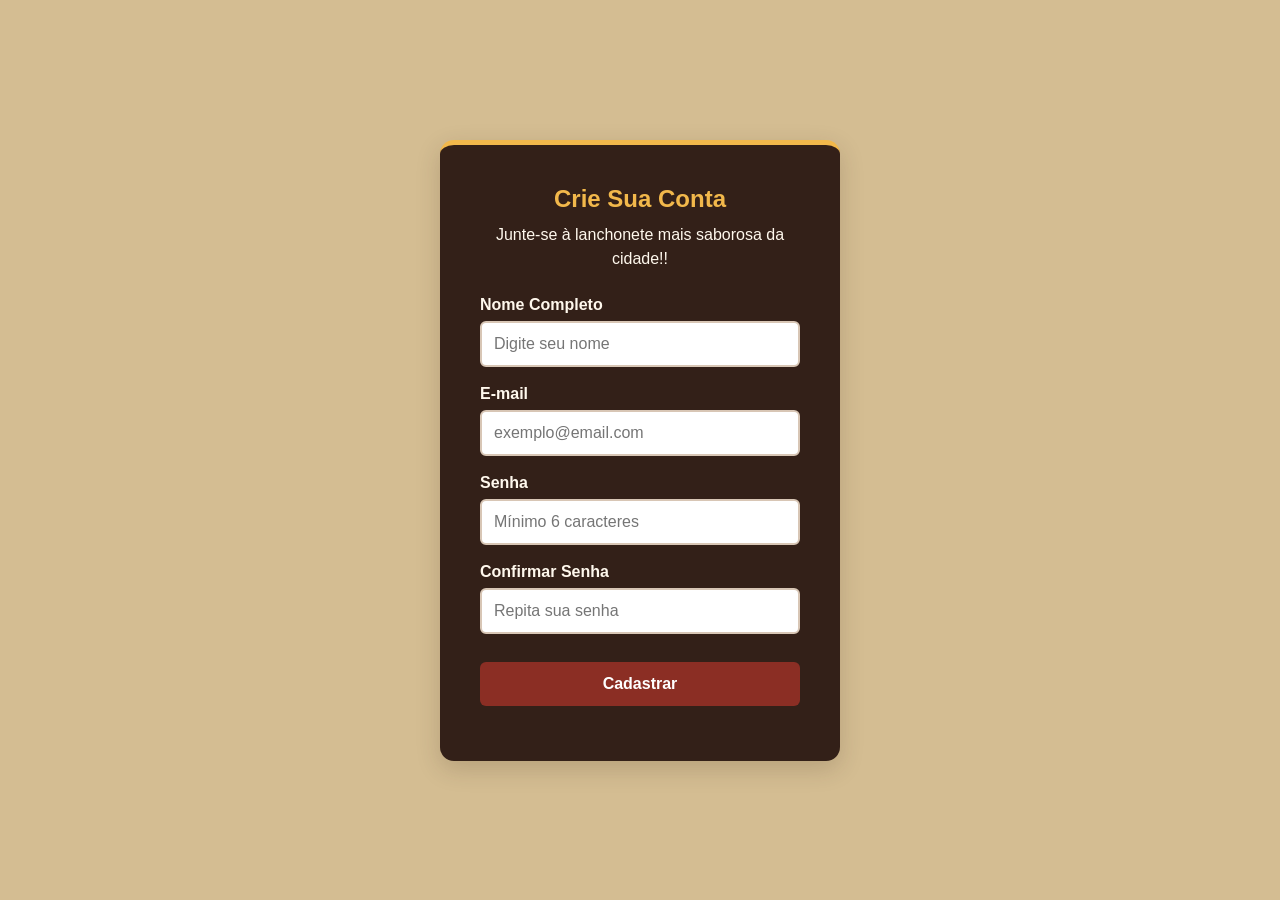
<file: index.html>
<!DOCTYPE html>
<html lang="pt-BR">

<head>
    <meta charset="UTF-8">
    <meta name="viewport" content="width=device-width, initial-scale=1.0">
    <title>Criar Conta - Lanche Mania</title>
    <link rel="stylesheet" href="style.css">
</head>

<body>

    <main class="container-login">
        <section class="card-login">

            <h1>Crie Sua Conta</h1>
            <p>Junte-se à lanchonete mais saborosa da cidade!!</p>

            <form id="form-cadastro">

                <div class="grupo-input">
                    <label for="nome">Nome Completo</label>
                    <input type="text" id="nome" required
                           placeholder="Digite seu nome">
                </div>

                <div class="grupo-input">
                    <label for="email">E-mail</label>
                    <input type="email" id="email" required
                           placeholder="exemplo@email.com">
                </div>

                <div class="grupo-input">
                    <label for="senha">Senha</label>
                    <input type="password" id="senha" required
                           placeholder="Mínimo 6 caracteres">
                </div>

                <div class="grupo-input">
                    <label for="confirma-senha">Confirmar Senha</label>
                    <input type="password" id="confirma-senha" required
                           placeholder="Repita sua senha">
                </div>

                <button type="submit">Cadastrar</button>

                <!-- Área para mensagens de validação -->
                <div id="mensagem"></div>

            </form>

        </section>
    </main>

    <script src="script.js"></script>

</body>
</html>
</file>
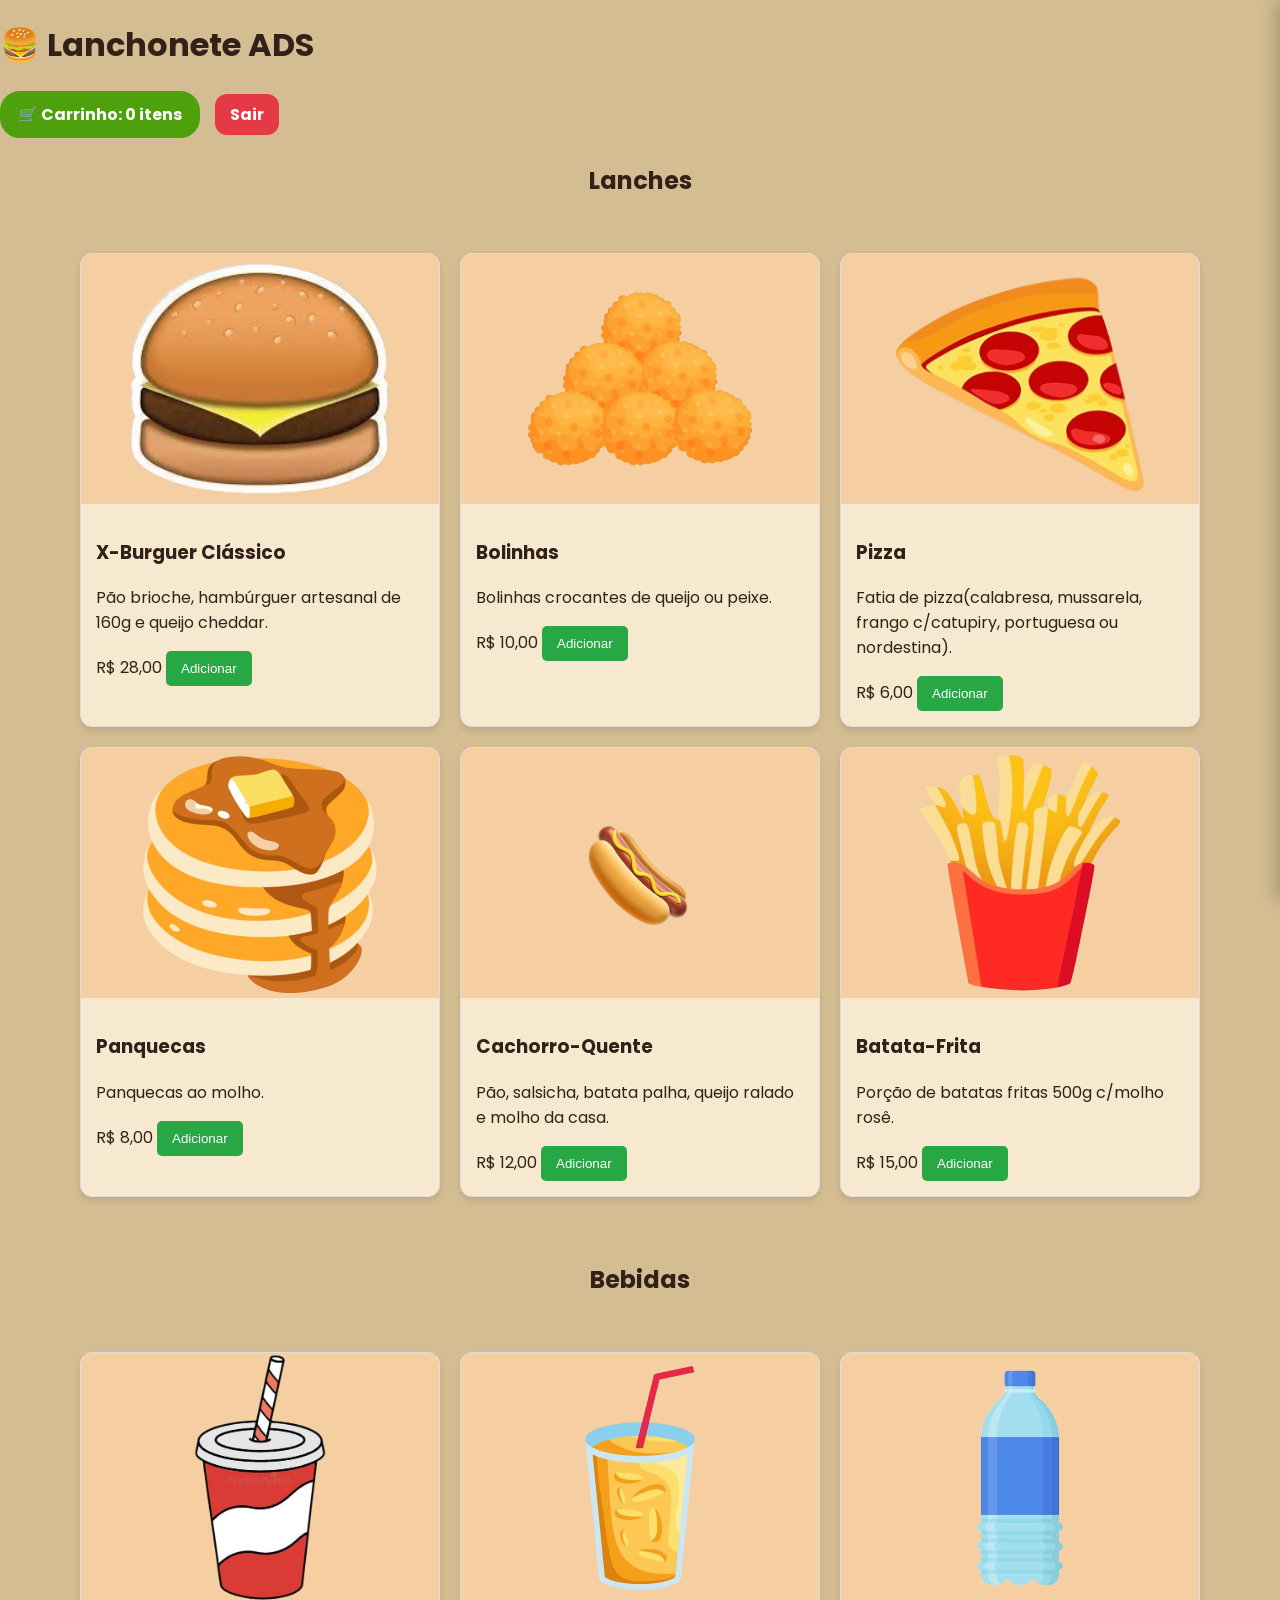
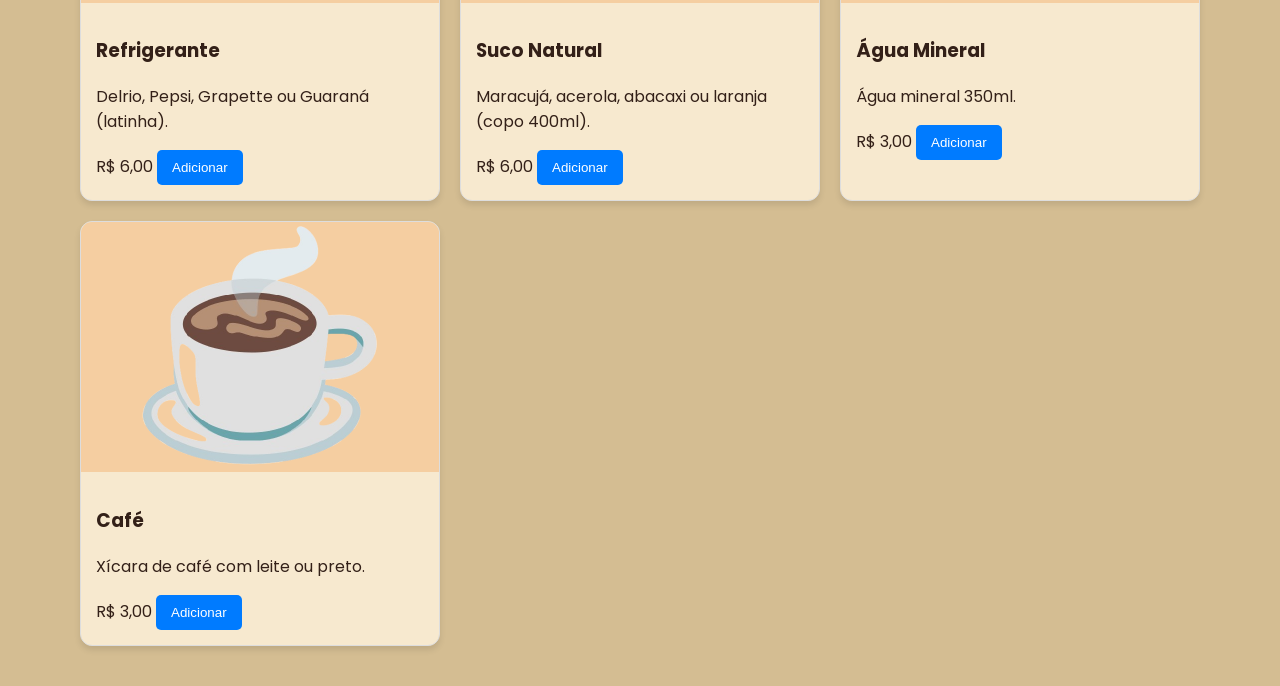
<file: cardapio.html>
<!DOCTYPE html>
<html lang="pt-BR">
<head>
    <meta charset="UTF-8">
    <meta name="viewport" content="width=device-width, initial-scale=1.0">
    <title>Lanchonete ADS</title>
    <link rel="stylesheet" href="estilos-cardapio.css">
</head>
<body>

    <header class="cabecalho">
        <h1>🍔 Lanchonete ADS</h1>
    
        <!-- Agrupamos os botões da direita em uma div para organizar melhor -->
        <div style="display: flex; gap: 15px; align-items: center;">
        
            <div class="info-carrinho" id="abrir-carrinho" style="cursor: pointer;">
                🛒 Carrinho: <span id="contador-itens">0</span> itens
            </div>

            <!-- NOVO CÓDIGO: Botão que aponta de volta para o index.html -->
            <a href="index.html" class="btn-sair">Sair</a>

        </div>
    </header>
    <main>
        <h2>Lanches</h2>

        <section class="vitrine-grid">
            <article class="card-produto">
                <img src="imagens/hamburguer.jpg" alt="X-Burguer Clássico"
                     class="imagem-produto">
                <div class="conteudo-card">
                    <h3>X-Burguer Clássico</h3>
                    <p>Pão brioche, hambúrguer artesanal de 160g e queijo cheddar.</p>
                    <span class="preco-destaque">R$ 28,00</span>
                    <button class="btn-adicionar"
                            data-nome="X-Burguer Clássico" data-preco="28">
                        Adicionar
                    </button>
                </div>
            </article>
       
            <article class="card-produto">
                <img src="imagens/bolinhas.jpg" alt="Bolinhas"
                     class="imagem-produto">
                <div class="conteudo-card">
                    <h3>Bolinhas</h3>
                    <p>Bolinhas crocantes de queijo ou peixe.</p>
                    <span class="preco-destaque">R$ 10,00</span>
                    <button class="btn-adicionar"
                            data-nome="Bolinhas" data-preco="12">
                        Adicionar
                    </button>
                </div>
            </article>
           
            <article class="card-produto">
                <img src="imagens/pizza.jpg" alt="Pizza"
                     class="imagem-produto">
                <div class="conteudo-card">
                    <h3>Pizza</h3>
                    <p>Fatia de pizza(calabresa, mussarela, frango c/catupiry, portuguesa ou nordestina).</p>
                    <span class="preco-destaque">R$ 6,00</span>
                    <button class="btn-adicionar"
                            data-nome="Pizza" data-preco="6">
                        Adicionar        
                    </button>
                </div>
            </article>
               
            <article class="card-produto">
                <img src="imagens/panquecas.jpg" alt="Panquecas"
                     class="imagem-produto">
                <div class="conteudo-card">
                    <h3>Panquecas</h3>
                    <p>Panquecas ao molho.</p>
                    <span class="preco-destaque">R$ 8,00</span>
                    <button class="btn-adicionar"
                            data-nome="Panquecas" data-preco="8">
                        Adicionar
                    </button>
                </div>
            </article>
        
            <article class="card-produto">
                <img src="imagens/hotdog.jpg" alt="Cachorro-Quente"
                     class="imagem-produto">
                <div class="conteudo-card">
                    <h3>Cachorro-Quente</h3>
                    <p>Pão, salsicha, batata palha, queijo ralado e molho da casa.</p>
                    <span class="preco-destaque">R$ 12,00</span>
                    <button class="btn-adicionar"
                            data-nome="Panquecas" data-preco="8">
                        Adicionar
                    </button>
                </div>
            </article>

            <article class="card-produto">
                <img src="imagens/batata.jpg" alt="Batata-Frita"
                     class="imagem-produto">
                <div class="conteudo-card">
                    <h3>Batata-Frita</h3>
                    <p>Porção de batatas fritas 500g c/molho rosê.</p>
                    <span class="preco-destaque">R$ 15,00</span>
                    <button class="btn-adicionar"
                            data-nome="Panquecas" data-preco="15">
                        Adicionar
                    </button>
                </div>
            </article>
       </section>
        
        <h2>Bebidas</h2>

        <section class="vitrine-grid grid-bebidas">
            <article class="card-produto">
                <img src="imagens/refrigerante.jpg" alt="Refrigerante"
                     class="imagem-produto">
                <div class="conteudo-card">
                    <h3>Refrigerante</h3>
                    <p>Delrio, Pepsi, Grapette ou Guaraná (latinha).</p>
                    <span class="preco-destaque">R$ 6,00</span>
                    <button class="btn-adicionar btn-bebida"
                            data-nome="Refrigerante" data-preco="6">
                        Adicionar
                    </button>
                </div>
            </article>

            <article class="card-produto">
                <img src="imagens/suco.jpg" alt="Suco Natural" 
                     class="imagem-produto">
                <div class="conteudo-card">
                    <h3>Suco Natural</h3>
                    <p>Maracujá, acerola, abacaxi ou laranja (copo 400ml).</p>
                    <span class="preco-destaque">R$ 6,00</span>
                    <button class="btn-adicionar btn-bebida"
                            data-nome="Suco Natural" data-preco="6">
                        Adicionar
                    </button>
                </div>
            </article>

            <article class="card-produto">
                <img src="imagens/agua.jpg" alt="Água Mineral"
                     class="imagem-produto">
                <div class="conteudo-card">
                    <h3>Água Mineral</h3>
                    <p>Água mineral 350ml.</p>
                    <span class="preco-destaque">R$ 3,00</span>
                    <button class="btn-adicionar btn-bebida"
                            data-nome="Água Mineral" data-preco="3">
                        Adicionar
                    </button>
                </div>
            </article>
        
            <article class="card-produto">
                <img src="imagens/cafe.jpg" alt="Café"
                     class="imagem-produto">
                <div class="conteudo-card">
                    <h3>Café</h3>
                    <p>Xícara de café com leite ou preto.</p>
                    <span class="preco-destaque">R$ 3,00</span>
                    <button class="btn-adicionar btn-bebida"
                            data-nome="Água Mineral" data-preco="3">
                        Adicionar
                    </button>
                </div>
            </article>        
        </section>
    </main>
    <!-- O Carrinho Lateral -->
    <aside id="sidebar-carrinho" class="carrinho-oculto">
        <div class="carrinho-cabecalho">
            <h2>Seu Pedido</h2>
            <button id="fechar-carrinho" class="btn-fechar">X</button>
        </div>
    
        <!-- Aqui os itens serão injetados pelo JS depois -->
        <ul id="lista-carrinho" class="carrinho-itens"></ul>

        <div class="carrinho-rodape">
            <h3>Total: R$ <span id="valor-total">0,00</span></h3>
            <button class="btn-finalizar">Finalizar Compra</button>
        </div>
    </aside>

    <script src="interacoes.js"></script>
</body>
</html>
</file>
<file: style.css>
/* Reset de formatação nativa */
* {
    margin: 0;
    padding: 0;
    box-sizing: border-box;
    font-family: Arial, sans-serif;
}

/* Fundo e centralização */
.container-login {
    display: flex;
    justify-content: center;
    align-items: center;
    min-height: 100vh;
    padding: 20px;
    background-color: #d4bd92;
}

/* Cartão de cadastro */
.card-login {
    background-color: #332018;
    padding: 40px;
    border-radius: 14px;
    box-shadow: 0 8px 25px rgba(51, 32, 24, 0.18);
    width: 100%;
    max-width: 400px;
    border-top: 5px solid #F2B84B;
}

/* Título */
.card-login h1 {
    color: #F2B84B;
    text-align: center;
    margin-bottom: 10px;
}

/* Texto de apresentação */
.card-login p {
    text-align: center;
    color: #FFF8ED;
    margin-bottom: 25px;
    line-height: 1.5;
}

/* Organização dos campos */
.grupo-input {
    display: flex;
    flex-direction: column;
    margin-bottom: 18px;
}

/* Rótulos */
label {
    margin-bottom: 7px;
    font-weight: bold;
    color: #FFF8ED;
}

/* Campos de texto */
input {
    padding: 12px;
    border: 2px solid #D8C6B5;
    border-radius: 6px;
    font-size: 16px;
    background-color: #FFFFFF;
    color: #332018;
    outline: none;
    transition: border-color 0.3s, box-shadow 0.3s;
}

/* Destaque ao selecionar um campo */
input:focus {
    border-color: #F2B84B;
    box-shadow: 0 0 0 3px rgba(242, 184, 75, 0.2);
}

/* Botão de cadastro */
button {
    width: 100%;
    padding: 13px;
    background-color: #8B2E24;
    color: #FFFFFF;
    border: none;
    border-radius: 6px;
    font-size: 16px;
    font-weight: bold;
    cursor: pointer;
    transition: background-color 0.3s, transform 0.2s;
    margin-top: 10px;
}

/* Efeito ao passar o mouse */
button:hover {
    background-color: #A63B2E;
}

/* Efeito ao clicar */
button:active {
    transform: scale(0.98);
}

/* Mensagem de retorno */
#mensagem {
    margin-top: 15px;
    font-size: 14px;
    font-weight: bold;
    text-align: center;
}

/* Mensagem de erro */
#mensagem.erro {
    color: #FF9B91;
}

/* Mensagem de sucesso */
#mensagem.sucesso {
    color: #A8E6B0;
}

/* Ajuste para telas pequenas */
@media (max-width: 480px) {
    .card-login {
        padding: 28px 22px;
    }
}
</file>
<file: estilos-cardapio.css>
@import url('https://fonts.googleapis.com/css2?family=Poppins:wght@400;600&display=swap');

/* --- CONFIGURAÇÕES GERAIS --- */
:root {
    --cor-primaria: #d4bd92;
    --cor-secundaria: #f7deb0;
    --cor-fundo: #d4bd92;
    --cor-texto: #332018;
    --cor-card: #f7e9cf;
    --sombra-padrao: 0 4px 6px rgba(0, 0, 0, 0.1);
}

* {
    box-sizing: border-box;
}

body {
    font-family: 'Poppins', sans-serif;
    background-color: var(--cor-fundo);
    color: var(--cor-texto);
    margin: 0;
}

.info-carrinho {
    color: white;
    font-weight: bold;
    background-color: #4fa00d;
    border: 3px solid #4fa00d;
    padding: 8px 15px;
    border-radius: 20px;
    cursor: pointer;
    transition: background-color 0.3s ease;
}

.info-carrinho:hover {
    background-color: #4fa00d;
}


/* --- VITRINE DE PRODUTOS --- */
.vitrine-grid {
    display: grid;
    grid-template-columns: repeat(3, minmax(0, 1fr));
    gap: 20px;
    padding: 40px;
    max-width: 1200px;
    margin: 0 auto;
}

.card-produto {
    background-color: var(--cor-card);
    border: 1px solid #ddd;
    border-radius: 12px;
    overflow: hidden;
    box-shadow: var(--sombra-padrao);
    transition: transform 0.3s ease;
}

.card-produto:hover {
    transform: translateY(-8px);
}

/* Imagens padronizadas */
.imagem-produto {
    width: 100%;
    height: 250px;
    object-fit: contain;
    display: block;
    background-color: #f5cea1;
}

.conteudo-card {
    padding: 15px;
}

main h2 {
    margin: 25px 0 15px;
    text-align: center;
}

/* --- BOTÕES DE ADICIONAR --- */
.btn-adicionar {
    background-color: #28a745;
    color: white;
    border: none;
    padding: 10px 15px;
    border-radius: 5px;
    cursor: pointer;
}

.btn-adicionar:hover {
    background-color: #218838;
}

/* Botões das bebidas */
.btn-adicionar.btn-bebida {
    background-color: #007bff;
}

.btn-adicionar.btn-bebida:hover {
    background-color: #0056b3;
}

/* --- CARRINHO LATERAL --- */
#sidebar-carrinho {
    position: fixed;
    top: 0;
    right: 0;
    width: 350px;
    height: 100vh;
    background-color: var(--cor-card);
    box-shadow: -5px 0 15px rgba(0, 0, 0, 0.2);
    z-index: 1000;
    display: flex;
    flex-direction: column;
    transition: transform 0.4s ease-in-out;
}

/* Carrinho escondido */
.carrinho-oculto {
    transform: translateX(100%);
}

/* Carrinho visível */
.carrinho-aberto {
    transform: translateX(0);
}

/* Cabeçalho do carrinho */
.carrinho-cabecalho {
    display: flex;
    justify-content: space-between;
    align-items: center;
    padding: 20px;
    background-color: var(--cor-secundaria);
    color: #000;
}

.btn-fechar {
    background: transparent;
    color: #000;
    border: none;
    font-size: 1.5rem;
    font-weight: bold;
    cursor: pointer;
}

/* Lista de itens */
.carrinho-itens {
    padding: 20px;
    list-style: none;
    flex-grow: 1;
    overflow-y: auto;
}

.carrinho-itens li {
    padding: 15px 0;
    border-bottom: 1px solid #eee;
    color: var(--cor-texto);
    font-weight: 600;
}

/* Rodapé do carrinho */
.carrinho-rodape {
    padding: 20px;
    border-top: 2px solid #eee;
}

.btn-finalizar {
    width: 100%;
    padding: 15px;
    background-color: #15803d;
    color: white;
    border: none;
    border-radius: 6px;
    font-size: 1.1rem;
    font-weight: bold;
    cursor: pointer;
    margin-top: 15px;
}

.btn-finalizar:hover {
    background-color: #166534;
}

/* --- BOTÃO DE SAIR --- */
.btn-sair {
    color: white;
    text-decoration: none;
    font-weight: bold;
    background-color: #e63946;
    padding: 8px 15px;
    border-radius: 12px;
}

.btn-sair:hover {
    background-color: #d62828;
}

/* --- RESPONSIVIDADE --- */
@media (max-width: 768px) {
    .cabecalho {
        flex-direction: column;
        gap: 15px;
        text-align: center;
    }

    .vitrine-grid {
        grid-template-columns: repeat(2, minmax(0, 1fr));
        padding: 20px 15px;
        gap: 15px;
    }

    #sidebar-carrinho {
        width: 100%;
    }

    .imagem-produto {
        height: 200px;
    }
}

@media (max-width: 480px) {
    .vitrine-grid {
        grid-template-columns: 1fr;
    }

    .imagem-produto {
        height: 250px;
    }
}
</file>
